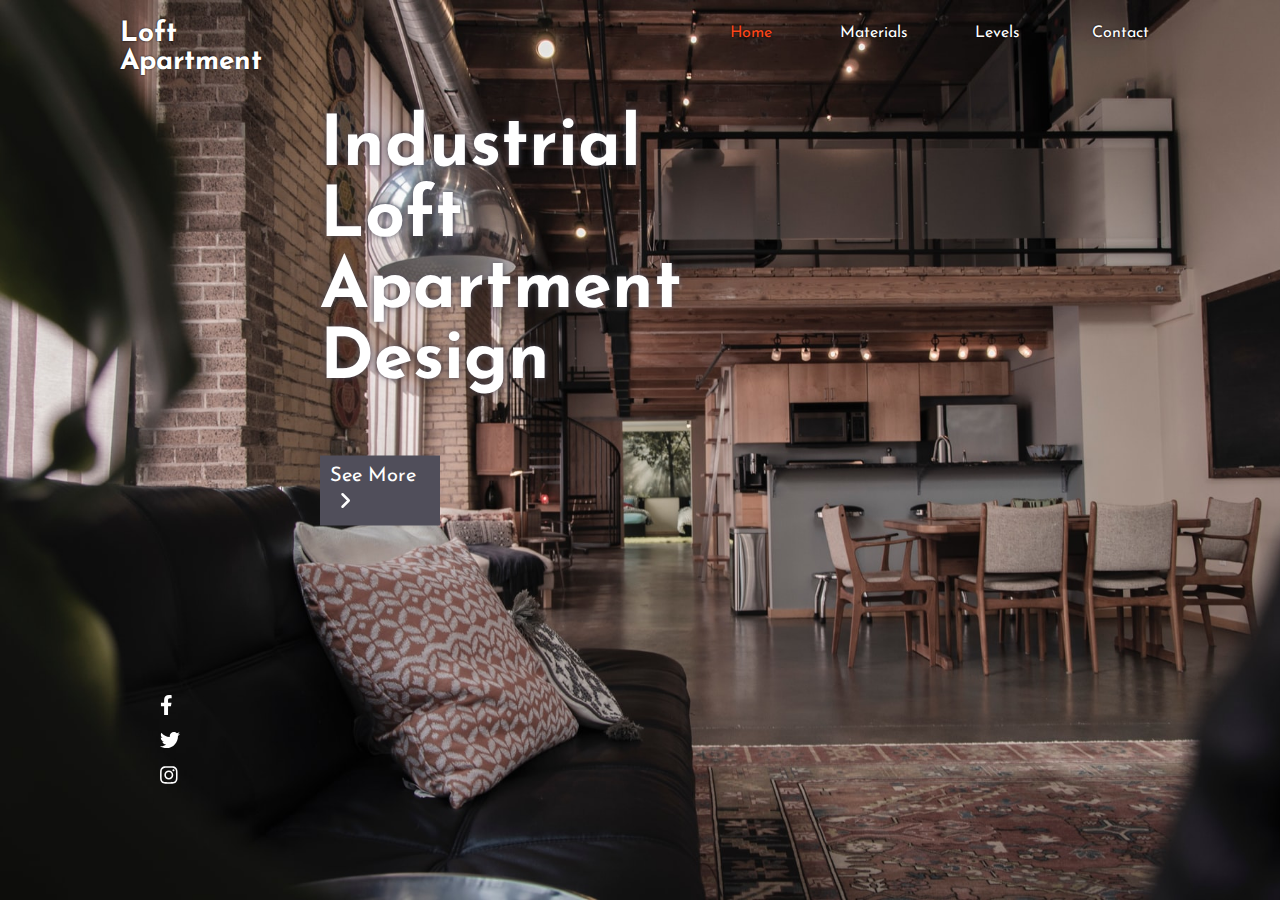
<file: frontend/html_css_only/1-loft_apartment/index.html>
<!DOCTYPE html>
<html lang="en">
<head>
	<meta charset="UTF-8">
	<meta name="viewport" content="width=device-width, initial-scale=1" />
	<title>Loft Apartment</title>
	<link rel="stylesheet" href="./css/style.css">
	<link rel="preconnect" href="https://fonts.googleapis.com">
	<link rel="preconnect" href="https://fonts.gstatic.com" crossorigin>
	<link href="https://fonts.googleapis.com/css2?family=Josefin+Sans:wght@300;400;500;700&display=swap" rel="stylesheet">
</head>
<body>
	<header>
		<h1 class="logo">Loft Apartment</h1>
		<nav class="nav">
			<ul class="nav__links">
				<li class="selected"><a href="#">Home</a></li>
				<li><a href="#">Materials</a></li>
				<li><a href="#">Levels</a></li>
				<li><a href="#">Contact</a></li>
			</ul>
		</nav>
	</header>
	<main>
		<section>
			<h2 class="title">Industrial Loft Apartment Design</h2>
			<div class="title__link">
				<a href="#">
					<span class="title__link--description">
						See More
					</span>
					<span class="title__link--description">
						<svg xmlns="http://www.w3.org/2000/svg" aria-hidden="true" role="img" width="1em" height="1em" preserveAspectRatio="xMidYMid meet" viewBox="0 0 24 24"><path fill="none" stroke="currentColor" stroke-linecap="round" stroke-linejoin="round" stroke-width="2" d="m10 7l5 5l-5 5"/></svg>
					</span>
				</a>
			</div>
		</section>
	</main>
	<footer class="footer">
		<ul class="footer__links">
			<li><a href="#" target="_blank" title="Facebook"><svg xmlns="http://www.w3.org/2000/svg" aria-hidden="true" role="img" width="0.63em" height="1em" preserveAspectRatio="xMidYMid meet" viewBox="0 0 320 512"><path fill="currentColor" d="m279.14 288l14.22-92.66h-88.91v-60.13c0-25.35 12.42-50.06 52.24-50.06h40.42V6.26S260.43 0 225.36 0c-73.22 0-121.08 44.38-121.08 124.72v70.62H22.89V288h81.39v224h100.17V288z"/></svg></a></li>
			<li><a href="#" target="_blank" title="Twitter"><svg xmlns="http://www.w3.org/2000/svg" aria-hidden="true" role="img" width="1em" height="1em" preserveAspectRatio="xMidYMid meet" viewBox="0 0 512 512"><path fill="currentColor" d="M459.37 151.716c.325 4.548.325 9.097.325 13.645c0 138.72-105.583 298.558-298.558 298.558c-59.452 0-114.68-17.219-161.137-47.106c8.447.974 16.568 1.299 25.34 1.299c49.055 0 94.213-16.568 130.274-44.832c-46.132-.975-84.792-31.188-98.112-72.772c6.498.974 12.995 1.624 19.818 1.624c9.421 0 18.843-1.3 27.614-3.573c-48.081-9.747-84.143-51.98-84.143-102.985v-1.299c13.969 7.797 30.214 12.67 47.431 13.319c-28.264-18.843-46.781-51.005-46.781-87.391c0-19.492 5.197-37.36 14.294-52.954c51.655 63.675 129.3 105.258 216.365 109.807c-1.624-7.797-2.599-15.918-2.599-24.04c0-57.828 46.782-104.934 104.934-104.934c30.213 0 57.502 12.67 76.67 33.137c23.715-4.548 46.456-13.32 66.599-25.34c-7.798 24.366-24.366 44.833-46.132 57.827c21.117-2.273 41.584-8.122 60.426-16.243c-14.292 20.791-32.161 39.308-52.628 54.253z"/></svg></a></li>
			<li><a href="#" target="_blank" title="Instagram"><svg xmlns="http://www.w3.org/2000/svg" aria-hidden="true" role="img" width="0.88em" height="1em" preserveAspectRatio="xMidYMid meet" viewBox="0 0 448 512"><path fill="currentColor" d="M224.1 141c-63.6 0-114.9 51.3-114.9 114.9s51.3 114.9 114.9 114.9S339 319.5 339 255.9S287.7 141 224.1 141zm0 189.6c-41.1 0-74.7-33.5-74.7-74.7s33.5-74.7 74.7-74.7s74.7 33.5 74.7 74.7s-33.6 74.7-74.7 74.7zm146.4-194.3c0 14.9-12 26.8-26.8 26.8c-14.9 0-26.8-12-26.8-26.8s12-26.8 26.8-26.8s26.8 12 26.8 26.8zm76.1 27.2c-1.7-35.9-9.9-67.7-36.2-93.9c-26.2-26.2-58-34.4-93.9-36.2c-37-2.1-147.9-2.1-184.9 0c-35.8 1.7-67.6 9.9-93.9 36.1s-34.4 58-36.2 93.9c-2.1 37-2.1 147.9 0 184.9c1.7 35.9 9.9 67.7 36.2 93.9s58 34.4 93.9 36.2c37 2.1 147.9 2.1 184.9 0c35.9-1.7 67.7-9.9 93.9-36.2c26.2-26.2 34.4-58 36.2-93.9c2.1-37 2.1-147.8 0-184.8zM398.8 388c-7.8 19.6-22.9 34.7-42.6 42.6c-29.5 11.7-99.5 9-132.1 9s-102.7 2.6-132.1-9c-19.6-7.8-34.7-22.9-42.6-42.6c-11.7-29.5-9-99.5-9-132.1s-2.6-102.7 9-132.1c7.8-19.6 22.9-34.7 42.6-42.6c29.5-11.7 99.5-9 132.1-9s102.7-2.6 132.1 9c19.6 7.8 34.7 22.9 42.6 42.6c11.7 29.5 9 99.5 9 132.1s2.7 102.7-9 132.1z"/></svg></a></li>
		</ul>
	</footer>
</body>
</html>
</file>
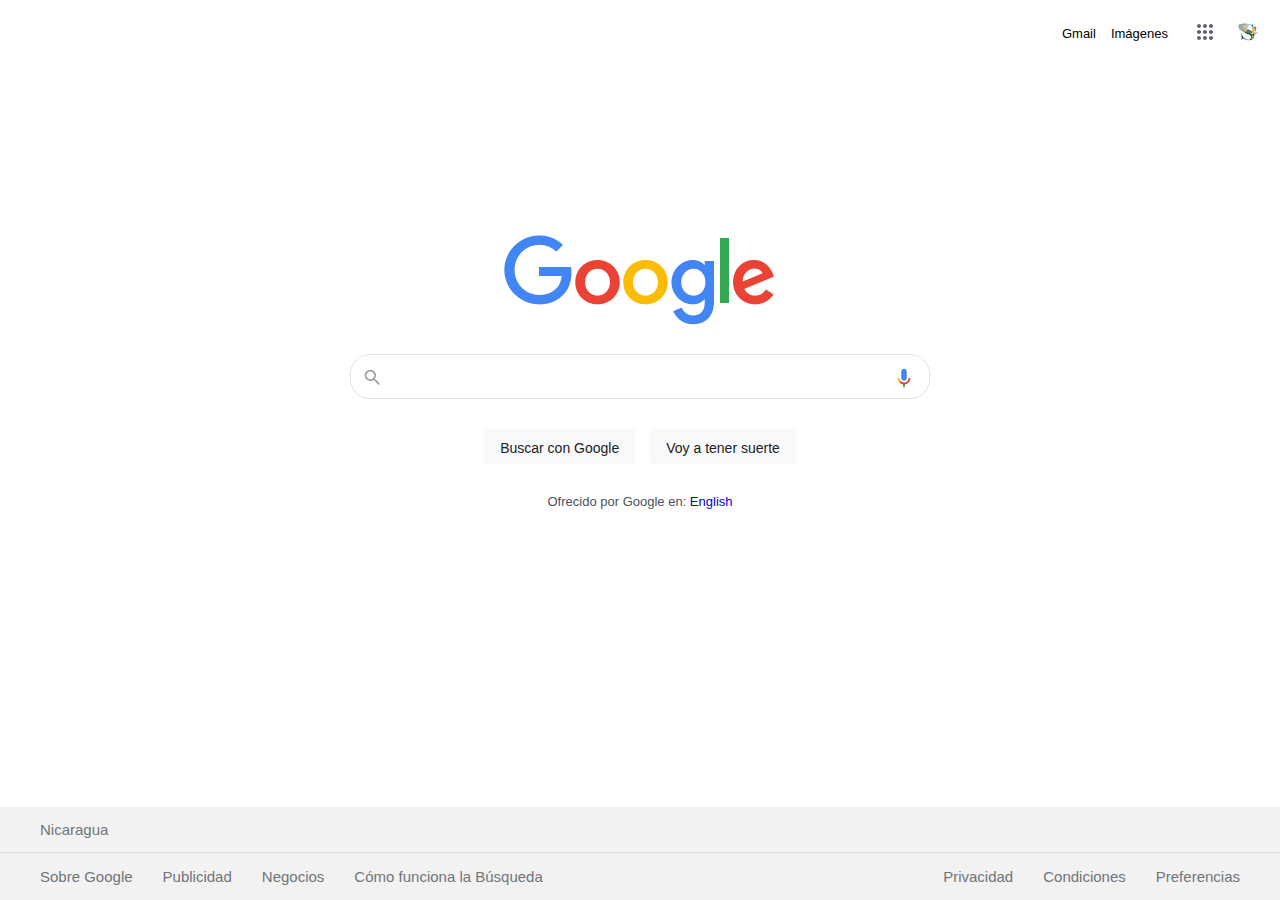
<file: frontend/html_css_only/2-google_clone/index.html>
<!DOCTYPE html>
<html lang="en">
<head>
	<meta charset="UTF-8">
	<meta http-equiv="X-UA-Compatible" content="IE=edge">
	<meta name="viewport" content="width=device-width, initial-scale=1.0">
	<title>Google</title>
	<link rel="icon" href="./img/favicon.jpg">
	<link rel="stylesheet" href="./css/style.css">
</head>
<body>
	<header>
		<nav>
			<ul class="nav">
				<li class="nav__item">
					<a href="#" class="nav__link">Gmail</a>
				</li>
				<li class="nav__item">
					<a href="#" class="nav__link">Imágenes</a>
				</li>
				<li class="nav__item">
					<a href="#" class="nav__link">
						<svg class="nav__svg" focusable="false" viewBox="0 0 24 24">
							<path d="M6,8c1.1,0 2,-0.9 2,-2s-0.9,-2 -2,-2 -2,0.9 -2,2 0.9,2 2,2zM12,20c1.1,0 2,-0.9 2,-2s-0.9,-2 -2,-2 -2,0.9 -2,2 0.9,2 2,2zM6,20c1.1,0 2,-0.9 2,-2s-0.9,-2 -2,-2 -2,0.9 -2,2 0.9,2 2,2zM6,14c1.1,0 2,-0.9 2,-2s-0.9,-2 -2,-2 -2,0.9 -2,2 0.9,2 2,2zM12,14c1.1,0 2,-0.9 2,-2s-0.9,-2 -2,-2 -2,0.9 -2,2 0.9,2 2,2zM16,6c0,1.1 0.9,2 2,2s2,-0.9 2,-2 -0.9,-2 -2,-2 -2,0.9 -2,2zM12,8c1.1,0 2,-0.9 2,-2s-0.9,-2 -2,-2 -2,0.9 -2,2 0.9,2 2,2zM18,14c1.1,0 2,-0.9 2,-2s-0.9,-2 -2,-2 -2,0.9 -2,2 0.9,2 2,2zM18,20c1.1,0 2,-0.9 2,-2s-0.9,-2 -2,-2 -2,0.9 -2,2 0.9,2 2,2z"</path>
						</svg>
					</a>
				</li>
				<li class="nav__item">
					<a href="#" class="nav__link"><img src="./img/unnamed.jpg" alt="" class="nav__img"></a>
				</li>
			</ul>
		</nav>
	</header>
	<main>
		<section class="logo">
			<img class="logo__img" src="./img/googlelogo_light_color_272x92dp.png" alt="Google Company logo">
		</section>
		<section class="search">
			<div class="search__search-bar">

				<div class="input__container">
					<svg class="input__ico-search" focusable="false" xmlns="http://www.w3.org/2000/svg" viewBox="0 0 24 24"><path d="M15.5 14h-.79l-.28-.27A6.471 6.471 0 0 0 16 9.5 6.5 6.5 0 1 0 9.5 16c1.61 0 3.09-.59 4.23-1.57l.27.28v.79l5 4.99L20.49 19l-4.99-5zm-6 0C7.01 14 5 11.99 5 9.5S7.01 5 9.5 5 14 7.01 14 9.5 11.99 14 9.5 14z"></path></svg>
					<input type="search" class="input">
					<a href="#"class="input__voice-search-link" >
						<svg class="input__ico-voice" focusable="false" viewBox="0 0 24 24" xmlns="http://www.w3.org/2000/svg"><path fill="#4285f4" d="m12 15c1.66 0 3-1.31 3-2.97v-7.02c0-1.66-1.34-3.01-3-3.01s-3 1.34-3 3.01v7.02c0 1.66 1.34 2.97 3 2.97z"></path><path fill="#34a853" d="m11 18.08h2v3.92h-2z"></path><path fill="#fbbc05" d="m7.05 16.87c-1.27-1.33-2.05-2.83-2.05-4.87h2c0 1.45 0.56 2.42 1.47 3.38v0.32l-1.15 1.18z"></path><path fill="#ea4335" d="m12 16.93a4.97 5.25 0 0 1 -3.54 -1.55l-1.41 1.49c1.26 1.34 3.02 2.13 4.95 2.13 3.87 0 6.99-2.92 6.99-7h-1.99c0 2.92-2.24 4.93-5 4.93z"></path></svg>
					</a>
					<span class="input__voice-search-desc">Búsqueda por voz</span>
				</div>
			</div>

			<div class="search__buttons">
				<div></div>
				<button class="button">Buscar con Google</button>
				<button class="button">Voy a tener suerte</button>
				<div></div>
			</div>

			<p class="search__alt-link">Ofrecido por Google en: <a href="https://www.google.com/">English</a></p>

		</section>
	</main>
	<footer class="footer">

		<div class="footer__country">
			<p class="footer__country--text">Nicaragua</p>
		</div>
		<div class="footer__more">
			<ul class="more__left-links">
				<li><a href="#" class="more-nav__link">Sobre Google</a></li>
				<li><a href="#" class="more-nav__link">Publicidad</a></li>
				<li><a href="#" class="more-nav__link">Negocios</a></li>
				<li><a href="#" class="more-nav__link">Cómo funciona la Búsqueda</a></li>
			</ul>
			<ul class="more__right-links">
				<li><a href="#" class="more-nav__link">Privacidad</a></li>
				<li><a href="#" class="more-nav__link">Condiciones</a></li>
				<li><a href="#" class="more-nav__link">Preferencias</a></li>
			</ul>
		</div>

	</footer>
</body>
</html>
</file>
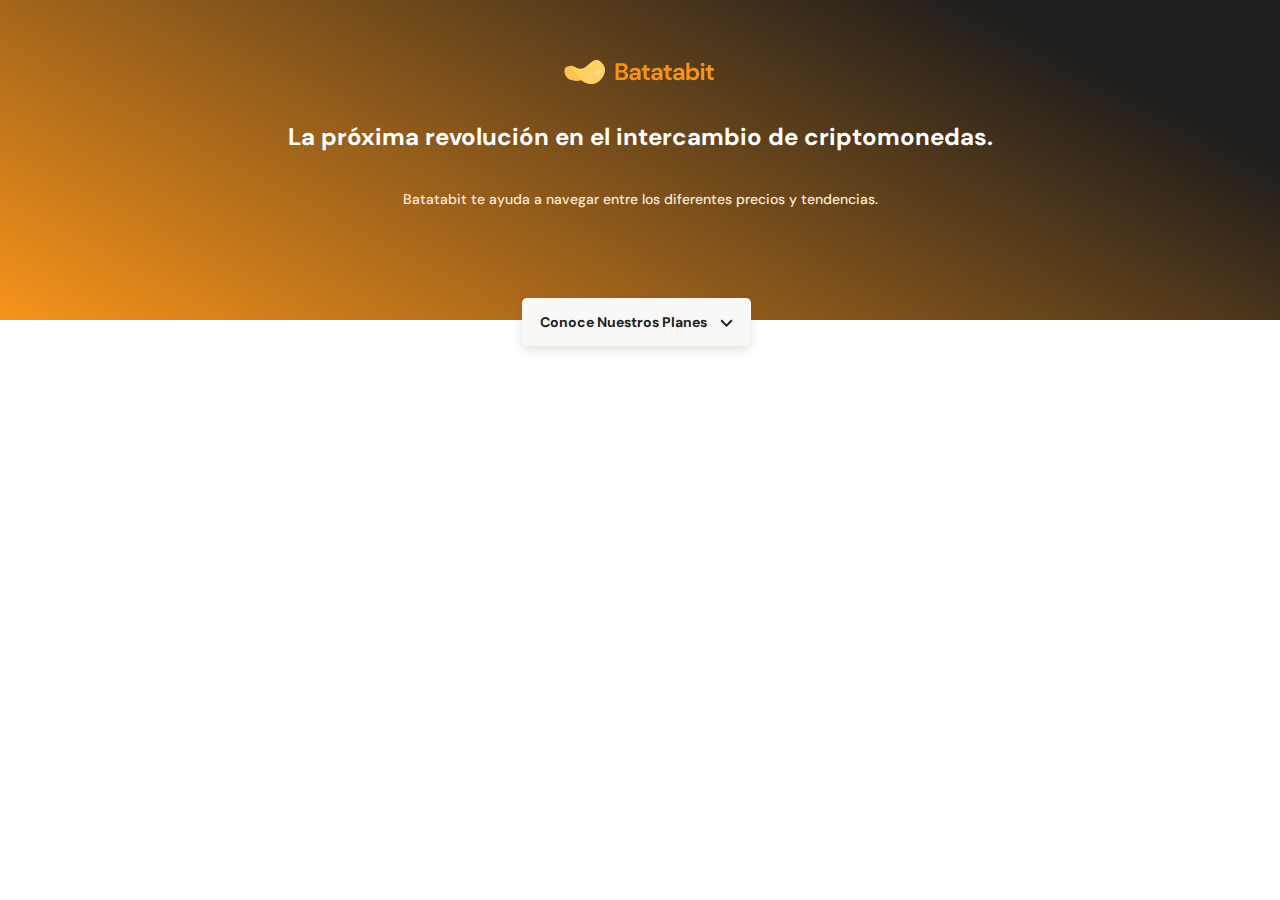
<file: frontend/html_css_only/3-batatabit/index.html>
<!DOCTYPE html>
<html lang="en">
<head>
	<meta charset="UTF-8">
	<meta http-equiv="X-UA-Compatible" content="IE=edge">
	<meta name="viewport" content="width=device-width, initial-scale=1.0">
	<title>Batatabit</title>
  <link rel="stylesheet" href="./css/style.css">
	<link rel="preconnect" href="https://fonts.googleapis.com">
	<link rel="preconnect" href="https://fonts.gstatic.com" crossorigin>
	<link href="https://fonts.googleapis.com/css2?family=DM+Sans:wght@400;500;700&family=Inter:wght@300;500&display=swap" rel="stylesheet">
</head>
<body>
	<header>
    <img src="./Assets/img/logo.svg" alt="Batatabit logo">
    <div class="header--title-container">
      <h1>La próxima revolución en el intercambio de criptomonedas.</h1>
    <p>Batatabit te ayuda a navegar entre los diferentes precios y tendencias.</p>
    <a href="" class="header--button">Conoce Nuestros Planes <span></span></a>
    </div>
  </header>
	<main>
		<section></section>
		<section></section>
		<section></section>
		<section></section>
	</main>
	<footer></footer>
</body>
</html>
</file>
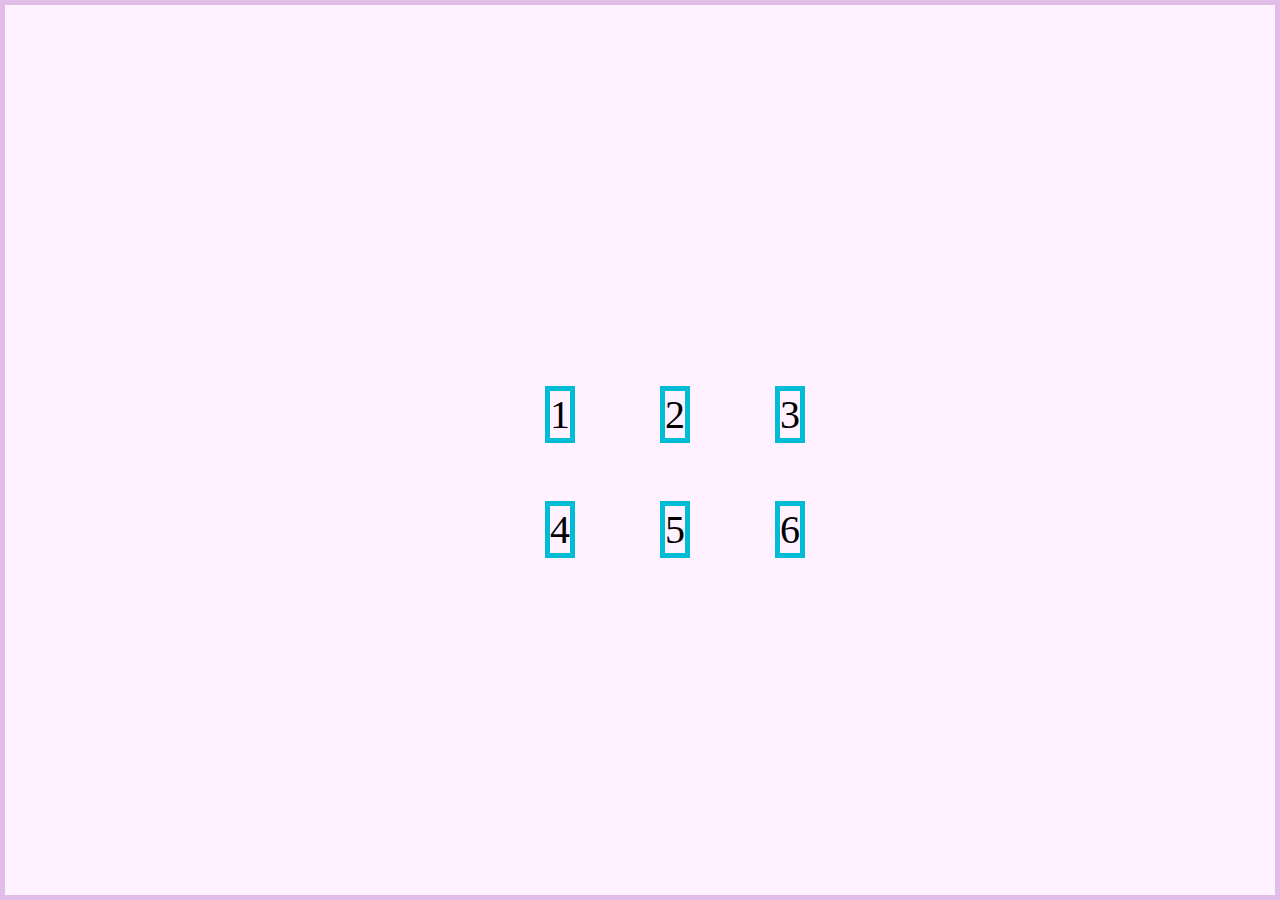
<file: frontend/html_css_only/5-css_grid/align-properties/index.html>
<!DOCTYPE html>
<html lang="en">
  <head>
    <title></title>
    <meta charset="UTF-8">
    <meta name="viewport" content="width=device-width, initial-scale=1">
    <link href="style.css" rel="stylesheet">
  </head>
  <body>
    <main class="container">
      <div class="item"><p>1</p></div>
      <div class="item"><p>2</p></div>
      <div class="item"><p>3</p></div>
      <div class="item"><p>4</p></div>
      <div class="item"><p>5</p></div>
      <div class="item"><p>6</p></div>
    </main>
  </body>
</html>
</file>
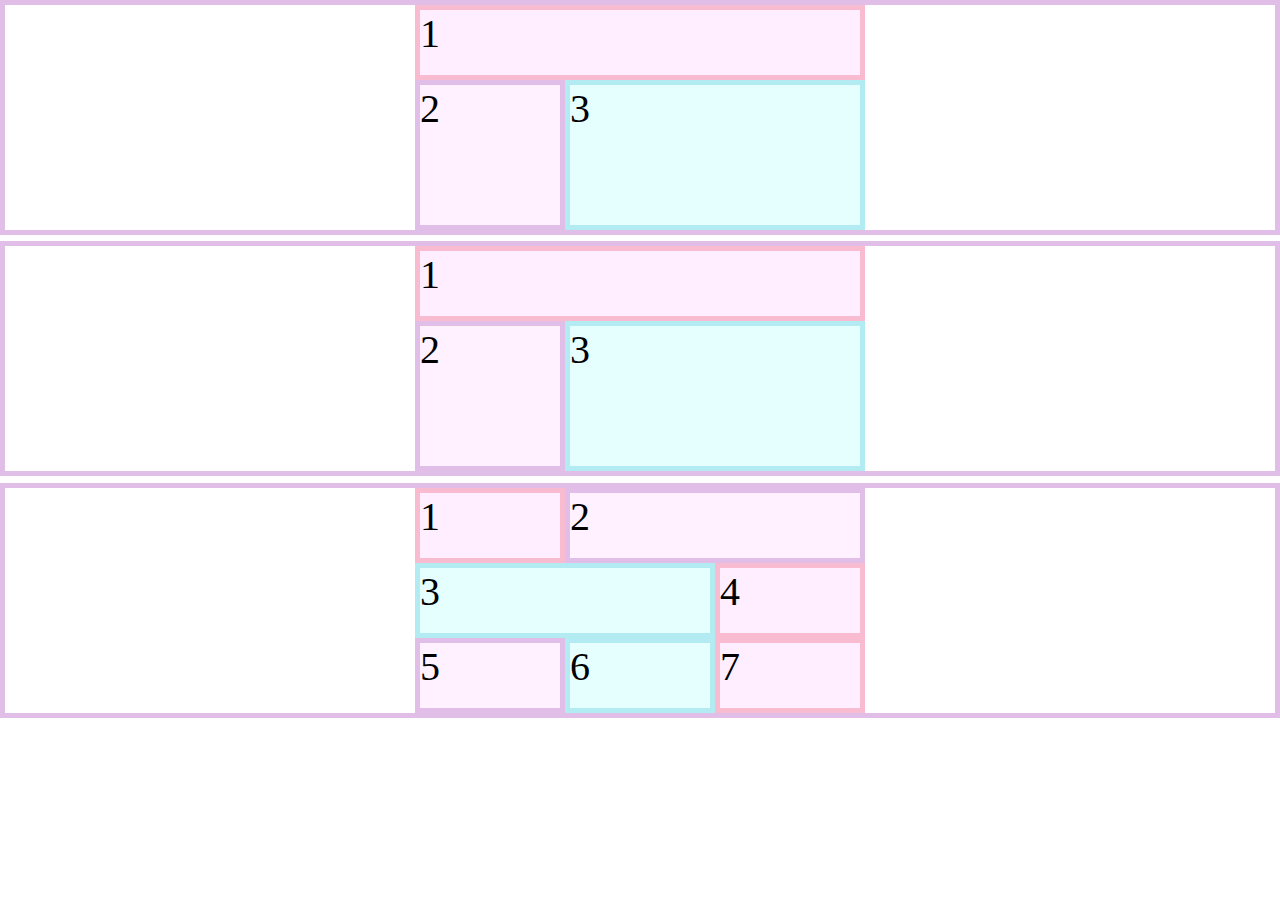
<file: frontend/html_css_only/5-css_grid/positioning-properties/index.html>
<!DOCTYPE html>
<html lang="en">
  <head>
    <title></title>
    <meta charset="UTF-8">
    <meta name="viewport" content="width=device-width, initial-scale=1">
    <link href="style.css" rel="stylesheet">
  </head>
  <body>
    <div class="container-1">
      <div class="item item-1-1">1</div>
      <div class="item item-1-2">2</div>
      <div class="item item-1-3">3</div>
    </div>
    <div class="container-2">
      <div class="item item-2-1">1</div>
      <div class="item item-2-2">2</div>
      <div class="item item-2-3">3</div>
    </div>
    <div class="container-3">
      <div class="item item-3-1">1</div>
      <div class="item item-3-2">2</div>
      <div class="item item-3-3">3</div>
      <div class="item item-3-4">4</div>
      <div class="item item-3-5">5</div>
      <div class="item item-3-6">6</div>
      <div class="item item-3-7">7</div>
      <!-- <div class="item item-3-8">8</div> -->
      <!-- <div class="item item-3-9">9</div> -->
    </div>
  </body>
</html>
</file>
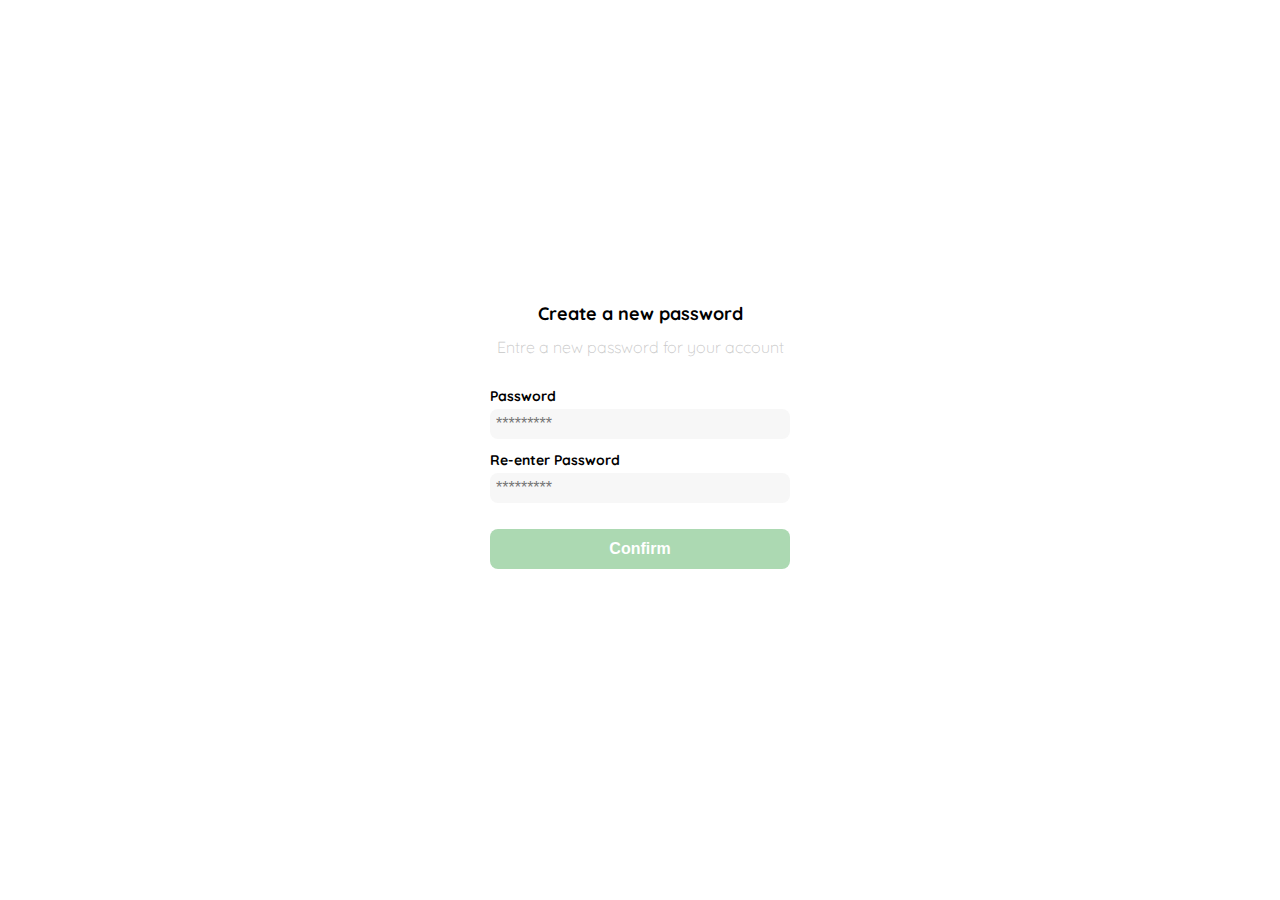
<file: frontend/html_css_only/4-yard_sale/login.html>
<!DOCTYPE html>
<html lang="en">
<head>
	<meta charset="UTF-8">
	<meta http-equiv="X-UA-Compatible" content="IE=edge">
	<meta name="viewport" content="width=device-width, initial-scale=1.0">
	<title>Yard Sale | Login</title>
	<link rel="stylesheet" href="./css/style.css">
	<link rel="preconnect" href="https://fonts.googleapis.com">
	<link rel="preconnect" href="https://fonts.gstatic.com" crossorigin>
	<link href="https://fonts.googleapis.com/css2?family=Quicksand:wght@300;500;700&display=swap" rel="stylesheet">
</head>
<body>
	<main class="login">
		<div class="form-container">
			<img src="./Assets/logos/logo_yard_sale.svg" alt="yard sale logo" class="logo">

			<h1 class="title">Create a new password</h1>
			<p class="subtitle">Entre a new password for your account</p>

			<form action="/" class="form">
				<label for="password" class="label">Password</label>
				<input class="input input-password" type="password" placeholder="*********">
				<label for="re_enter-password" class="label">Re-enter Password</label>
				<input class="input input-password" type="password" placeholder="*********">

				<input type="submit" value="Confirm" class="primary-button login-button">
			</form>
		</div>
	</main>
</body>
</html>
</file>
<file: frontend/html_css_only/1-loft_apartment/css/style.css>
* {
	box-sizing: border-box;
	margin: 0;
	padding: 0;
}

html {
	font-size: 62.5%;
	font-family: 'Josefin Sans', sans-serif;
}

body {
	background-image: url(../img/background_medium.jpg);
	background-attachment: fixed;
	background-size: cover;
	height: 100vh;
}

.logo {
	font-size: 2.8rem;
	font-weight: bold;
	text-shadow: 0 0 0.2rem #000;
	position: absolute;
	color: #ffffff;
	display: block;
	width: 14rem;
	padding: 2rem 2rem;
	margin-left: 10rem;
}

.nav__links {
	list-style: none;
	text-align: right;
	margin-right: 10rem;
}

.nav li {
	display: inline-block;
}

.nav a {
	font-size: 1.6rem;
	text-decoration: none;
	color: #fff;
	width: 12rem;
	display: block;
	padding: 2.5rem 1rem;
	text-transform: capitalize;
	text-align: center;
	text-shadow: 0 0 0.2rem #000;
}

.selected a {
	color: #FD4619;
}

.nav a:hover, .footer a:hover {
	color: #FD4619;
}

.nav a:active{
	color: #FD4619;
}

main {
	position: relative;
	width: 75%;
	height: 66%;
	float: right;
}

main > section {
	position: absolute;
	top: 25%;
	width: 50%;
	transform: translateY(-25%);
}

.title {
	font-size: 7rem;
	font-weight: bold;
	text-shadow: 0 0 0.6rem #504E5A;
	color: #FFF;
}

.title__link {
	margin-top: 6rem;
	background-color: #504E5A;
	width: 25%;
	padding: 1rem;
}

.title__link:hover {
	background-color: #FD4619;
}

.title__link a {
	text-decoration: none;
	display: inline-block;
}

.title__link--description {
	font-size: 2rem;
	color: #fff;
	display: inline-block;
}

.title__link--description svg {
	font-size: 3rem;
	vertical-align: middle;
}

.fa-solid {
	font-size: 1.4rem;
}

.footer {
	position: relative;
	width: 15%;
	height: 66%;
	margin-left: 10rem;
	float: left;
}

.footer__links {
	position: absolute;
	list-style: none;
	padding: 2.5rem 6rem;
	top: 100%;
	width: 100%;
}

.footer__links li {
	margin: 1rem 0;
}

.footer a {
	color: #fff;
	font-size: 2rem;
}
</file>
<file: frontend/html_css_only/2-google_clone/css/style.css>
:root {
	--primary-background-color: #fff;
	--secondary-background-color: #f2f2f2;
	--icon-color: #5f6368;
	--light-border-color: #e8eaed;
	--dark-border-color: #dadce0;
	--light-grey-color: #f8f9fa;
	--dark-grey-color: #70757a;
	--small-font-size: 1.3rem;
	--medium-font-size: 1.4rem;
	--big-font-size: 1.5rem;

	--footer-left-right-padding: 4rem;
}
* {
	box-sizing: border-box;
	margin: 0;
	padding: 0;
}
html, body {
	height: 100%;
}
html {
	font-size: 62.5%;
	font-family: arial,sans-serif;
}
body {
	display: flex;
	flex-direction: column;
	background-color: var(--primary-background-color);
}
a {
	text-decoration: none;
}
a:hover {
	text-decoration: underline;
}
li {
	list-style-type: none;
}
/* clears the 'X' from Internet Explorer */
input[type=search]::-ms-clear {  display: none; width : 0; height: 0; }
input[type=search]::-ms-reveal {  display: none; width : 0; height: 0; }

/* clears the 'X' from Chrome */
input[type="search"]::-webkit-search-decoration,
input[type="search"]::-webkit-search-cancel-button,
input[type="search"]::-webkit-search-results-button,
input[type="search"]::-webkit-search-results-decoration { display: none; }
/*HEADER*/
header {
	display: flex;
	justify-content: flex-end;
	font-size: var(--big-font-size);
}
.nav {
	padding: 1.6rem;
	display: flex;
	justify-content: center;
	align-items: center;
}
.nav__item {
	display: inline-block;
	margin-left: 1.5rem;
	font-size: var(--small-font-size);
	position: relative;
	z-index: 2;
}
.nav__item:hover {
	cursor: pointer;
}
.nav__img, .nav__svg {
	border-radius: 50%;
}
.nav__svg:hover {
	background-color: var(--secondary-background-color);
	box-shadow: 0 0 0 0.9rem var(--secondary-background-color);
}
.nav__img:hover {
	background-color: var(--secondary-background-color);
	box-shadow: 0 0 0 0.4rem var(--secondary-background-color);
}
.nav__item:nth-child(3) {
	margin-left: 2.5rem;
}
.nav__svg {
	fill: var(--icon-color);
	width: 2.4rem;
}
.nav__link {
	color: #000;
}
/*MAIN*/
main {
	display: flex;
	flex-direction: column;
	justify-content: center;
	flex: 1 0 auto;
	position: relative;
	top: 1.8rem;
	width: 100vw;
}
.logo {
	display: flex;
	flex-direction: row;
	justify-content: center;
	margin-bottom: 2.7rem;
}
.search {
	display: flex;
	flex-direction: column;
	align-items: center;
	justify-content: center;
	margin-bottom: 3rem;
	width: auto;
}
.search__search-bar {
	display: flex;
	flex-direction: row;
	justify-content: center;
}
.input__container {
	flex-grow: 1;
	position: relative;
	margin-bottom: 3rem;
}
.input {
	border: 1px solid #dfe1e5;
	border-radius: 2rem;
	height: 4.5rem;
	width: 90vw;
	max-width: 58rem;
	min-width: 42rem;
	padding-left:3.6rem;
}
.input:hover {
	box-shadow: 0px 1px 10px var(--light-border-color);
}
.input:focus {
	outline: none;
	box-shadow: 0px 1px 10px var(--light-border-color);
}
.input__ico-search, .input__ico-voice {
	position: absolute;
	top: 1.3rem;
}
.input__ico-search {
	width: 2.1rem;
	left: 1.2rem;
	fill: #9aa0a6;
}
.input__ico-voice {
	width: 2.2rem;
	right: 1.5rem;
}
.input__ico-voice:hover {
	cursor: pointer;
}
.input__voice-search-desc {
	display: none;
}
.input__voice-search-link:hover ~ .input__voice-search-desc {
	display: inline-block;
	position: absolute;
	padding: 0.8rem;
	top: 4.8rem;
	right: 1rem;
	color: #fff;
	font-size: 1.1rem;
	font-weight: bold;
	background: #000;
	z-index: 1;
}
.input__voice-search-link:hover ~ .input__voice-search-desc::after {
	content:'';
	position:absolute;
	bottom: 1.5rem;
	width:10px;
	height:10px;
	border-top:5px solid #000;
	border-left:5px solid #000;
	background: #000;
	left:84%;
	margin-left:-5px;
	-moz-transform:rotate(45deg);
	-webkit-transform:rotate(45deg);
	transform:rotate(45deg);
	z-index: -1;
}
.search__buttons {
	display: flex;
	flex-direction: row;
	justify-content: center;
	margin-bottom: 3rem;
	gap: 1.5rem;
}
.button {
	height: 3.5rem;
	padding: 1rem 1.5rem 1rem 1.5rem;
	border: none;
	background-color: var(--light-grey-color);
	border: 1px solid var(--light-grey-color);
	color: #202124;
	border-radius: 0.3rem;
	font-size: var(--medium-font-size);
	cursor: pointer;
}
.button:hover {
	box-shadow: 0 1px 1px rgb(0 0 0 / 10%);
	border: 1px solid var(--dark-border-color);
}
.search__alt-link {
	font-size: var(--small-font-size);
	color: #4d5156;
}
/*FOOTER*/
.footer {
	align-items: flex-end;
	background-color: var(--secondary-background-color);
	font-size: var(--big-font-size);
	color: var(--dark-grey-color);
}
.footer__country {
	border-bottom: 1px solid var(--dark-border-color);
}
.footer__country--text {
	display: block;
	padding: 1.4rem var(--footer-left-right-padding);
}
.footer__more {
	display: flex;
	flex-direction: column;
	padding: 1.5rem var(--footer-left-right-padding);
	gap: 3rem 5rem;
}
.more__left-links,
.more__right-links
{
	display: flex;
	justify-content: center;
	align-items: space-between;
	gap: 3rem 5rem;
	flex-wrap: wrap;
	position: relative;
}
.more-nav__link {
	color: var(--dark-grey-color);
}

@media (min-width: 414px) {
	main {
		top: -2.6rem;
	}
}

@media (min-width: 750px) {
	main {
		top: -5rem;
	}

	.footer__more {
		flex-direction: row;
		justify-content: space-between;
		flex-wrap: nowrap;
	}

	.more__left-links,
	.more__right-links
	{
		gap: 3rem 3rem;
	}
}
</file>
<file: frontend/html_css_only/3-batatabit/css/style.css>
:root {
	--bitcoin-orange: #F7931A;
	--soft-orange: #FFE9D5;
	--secondary-blue: #1A9AF7;
	--soft-blue: #E7F5FF;
	--warm-black: #201E1C;
	--warm-black-plus: #282623;
	--grey: #BABABA;
	--off-white: #FAF8F7;
	--just-white: #FFFFFF;
}

* {
	box-sizing: border-box;
	margin: 0;
	padding: 0;
}

html {
	font-size: 62.5%;
	font-family: 'DM Sans', 'Inter', sans-serif;
}

header {
  position: relative;
  display: flex;
  flex-direction: column;
  justify-content: center;
  width: 100%;
  height: 32rem;
  text-align: center;
  background: linear-gradient(207.8deg, #201E1C 16.69%, #F7931A 100%);
}

header img {
  width: 18rem;
  height: 2.4rem;
  margin-top: 6rem;
  align-self: center;
}

.header--title-container {
  width: 90%;
  min-width: 288px;
  max-width: 900px;
  height: 218px;
  margin-top: 40px;
  text-align: center;
  align-self: center;
}

.header--title-container h1 {
  font-size: 24px;
  font-weight: bold;
  line-height: 2.6rem;
  color: var(--just-white);
}

.header--title-container p {
  margin-top: 40px;
  font-size: 1.4rem;
  font-weight: 500;
  line-height: 1.8rem;
  color: var(--soft-orange);
}

.header--title-container .header--button {
  position: absolute;
  left: calc(50% - 118px);
  top: 270px;
  display: block;
  margin-top: 28px;
  padding: 15px;
  width: 229px;
  height: 48px;
  background-color: var(--off-white);
  box-shadow: 0px 4px 8px rgba(89, 73, 30, 0.16);
  border: none;
  border-radius: 5px;
  text-decoration: none;
  font-size: 1.4rem;
  font-weight: bold;
  color: var(--warm-black);
}

.header--button span {
  display: inline-block;
  width: 13px;
  height: 8px;
  margin-left: 10px;
  background-image: url(../Assets/icons/down-arrow.svg);
}
</file>
<file: frontend/html_css_only/5-css_grid/align-properties/style.css>
* {
  padding: 0;
  margin: 0;
  box-sizing: border-box;
}

html,
body {
  font-size: 62.5%;
}

.container {
  min-height: 100vh;
  border: 5px solid #E1BEE7;
  background-color: #fff1ff;
  display: grid;
  grid-gap: 1.5rem;
  grid-template-columns: repeat(3, 100px);
  grid-auto-rows: 100px;
  place-content: center;
}

.item {
  font-size: 4rem;
  border: 5px solid #00BCD4;
  justify-self: end;
  align-self: end;
}
</file>
<file: frontend/html_css_only/5-css_grid/positioning-properties/style.css>
* {
  padding: 0;
  margin: 0;
  box-sizing: border-box;
}

body,
html {
  font-size: 62.5%;
}

.container-1 {
  border: 5px solid #E1BEE7;
  background-color: #FFFFFF;
  margin-bottom: 1em;
  display: grid;
  grid-template-columns: repeat(3, 150px);
  grid-template-rows: repeat(3, 75px);
  place-content: center;
}

.item {
  font-size: 4rem;
}

.item-1-1 {
  border: 5px solid #F8BBD0;
  background-color: #FFEEFF;
  grid-column-start: 1;
  grid-column-end: 4;
}

.item-1-2 {
  border: 5px solid #E1BEE7;
  background-color: #FFF1FF;
  grid-row: 2 / 4;
}

.item-1-3 {
  border: 5px solid #B2EBF2;
  background-color: #E5FFFF;
  grid-area: 2 / 2 / 4 / 4;
}

.container-2 {
  border: 5px solid #E1BEE7;
  background-color: #FFFFFF;
  margin-bottom: 1em;
  display: grid;
  grid-template-columns: repeat(3, 150px);
  grid-template-rows: repeat(3, 75px);
  place-content: center;
  grid-template-areas: 
    "header header header"
    "side main main"
    "side main main";
}

.item-2-1 {
  border: 5px solid #F8BBD0;
  background-color: #FFEEFF;
  grid-area: header;
}

.item-2-2 {
  border: 5px solid #E1BEE7;
  background-color: #FFF1FF;
  grid-area: side;
}

.item-2-3 {
  border: 5px solid #B2EBF2;
  background-color: #E5FFFF;
  grid-area: main;
}

.container-3 {
  border: 5px solid #E1BEE7;
  background-color: #FFFFFF;
  margin-bottom: 1em;
  display: grid;
  grid-template-columns: repeat(3, 150px);
  grid-auto-rows: 75px;
  place-content: center;
}

.item-3-1 {
  border: 5px solid #F8BBD0;
  background-color: #FFEEFF;
  grid-column: 1 / 2;
}

.item-3-2 {
  border: 5px solid #E1BEE7;
  background-color: #FFF1FF;
  grid-column: 2 / 4;
}

.item-3-3 {
  border: 5px solid #B2EBF2;
  background-color: #E5FFFF;
  grid-column: 1 / 3;
}

.item-3-4 {
  border: 5px solid #F8BBD0;
  background-color: #FFEEFF;
  grid-column: 3 / 4;
}

.item-3-5 {
  border: 5px solid #E1BEE7;
  background-color: #FFF1FF;
}

.item-3-6 {
  border: 5px solid #B2EBF2;
  background-color: #E5FFFF;
}

.item-3-7 {
  border: 5px solid #F8BBD0;
  background-color: #FFEEFF;
}
</file>
<file: frontend/html_css_only/4-yard_sale/css/style.css>
:root {
	--white: #FFFFFF;
	--black: #000000;
	--dark: #232830;
	--very-light-pink: #C7C7C7;
	--text-input-field: #F7F7F7;
	--hospital-green: #ACD9B2;
	--sm: 1.4rem;
	--md: 1.6rem;
	--lg: 1.8rem;
}

* {
	box-sizing: border-box;
	margin: 0;
	padding: 0;
}

html {
	font-size: 62.5%;
}

body {
	font-family: 'Quicksand', sans-serif;
}

.login {
	display: grid;
	place-items: center;
	width: 100%;
	height: 100vh;
}

.form-container {
	display: grid;
	grid-template-rows: auto 1fr auto;
	width: 30rem;
}

.logo {
	display: block;
	justify-self: center;
	width: 15rem;
	margin-bottom: 4.8rem;
}

.title {
	font-size: var(--lg);
	margin-bottom: 1.2rem;
	text-align: center;
}

.subtitle {
	color: var(--very-light-pink);
	font-size: var(--md);
	font-weight: 300;
	margin-top: 0;
	margin-bottom: 3rem;
	text-align: center;
}

.form {
	display: flex;
	flex-direction: column;
}

.label {
	font-size: var(--sm);
	font-weight: bold;
	margin-bottom: 0.4rem;
}

.input {
	background-color: var(--text-input-field);
	border: none;
	border-radius: 0.8rem;
	height: 3rem;
	font-size: var(--md);
	padding: 0.6rem;
	margin-bottom: 1.2rem;
}

.primary-button {
	background-color: var(--hospital-green);
	border-radius: 0.8rem;
	border: none;
	color: var(--white);
	width: 100%;
	font-size: var(--md);
	font-weight: bold;
	height: 4rem;
}

.login-button {
	margin-top: 1.4rem;
	margin-bottom: 3rem;
}

@media (min-width: 640px) {
	.logo {
		display: none;
	}
}
</file>
